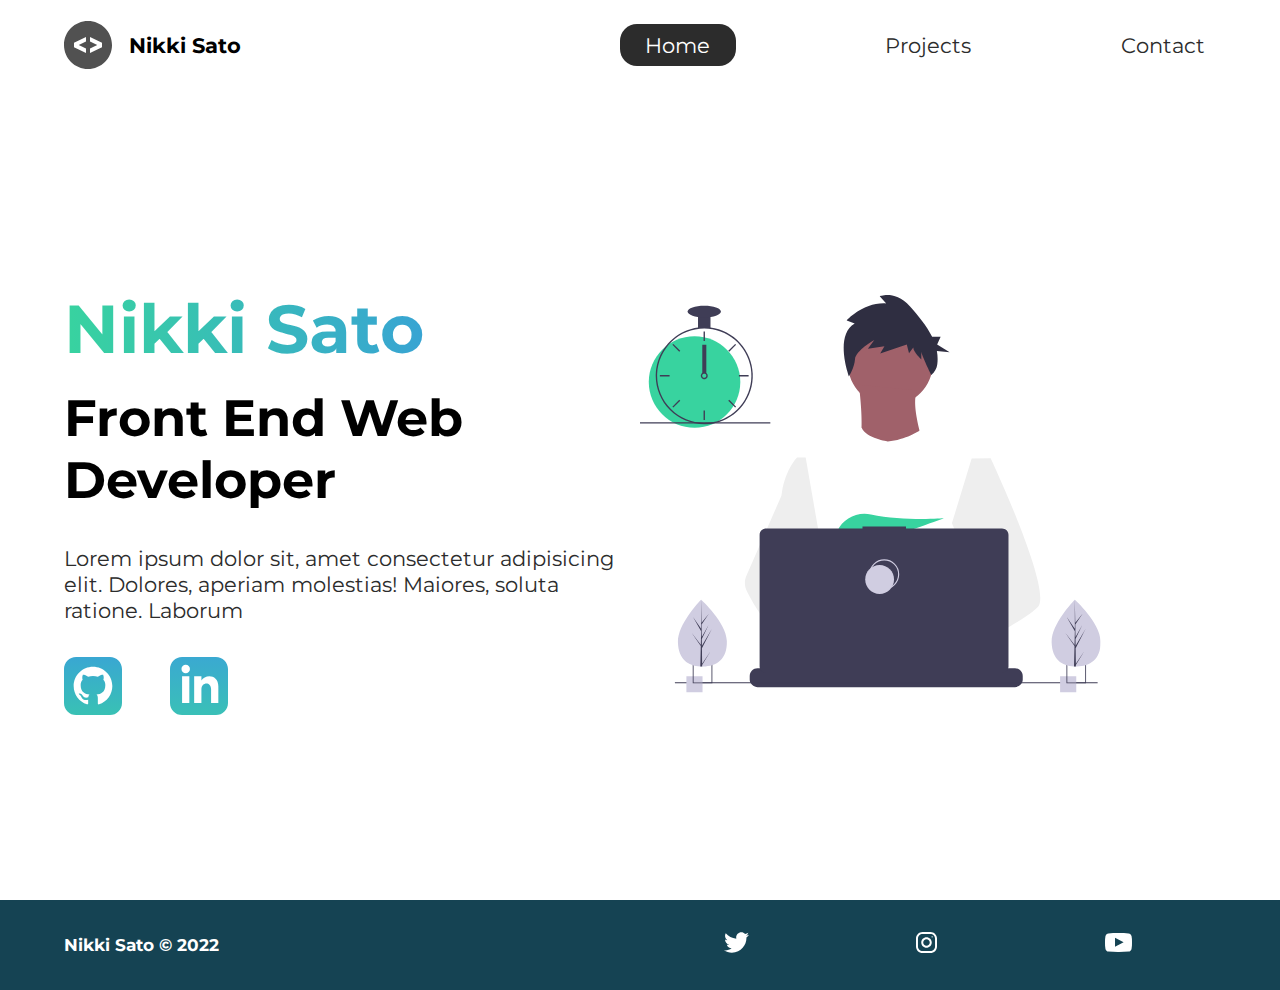
<file: index.html>
<!DOCTYPE html>
<html lang="en">
    <head>
        <meta charset="UTF-8">
        <meta http-equiv="X-UA-Compatible" content="IE=edge">
        <meta name="viewport" content="width=device-width, initial-scale=1.0">
        <meta name="description" content="Front End Web Developer" />
        <meta name="robots" content="index,follow">
        <link rel="stylesheet" href="./styles/style.css" /> 
        <link
        href="https://fonts.googleapis.com/css?family=Montserrat:400,500&display=swap"
        rel="stylesheet"
      />
        <title>Nikki Sato | Web Developer</title>
    </head>
    <body>
        <header class="main-head">
            <nav>
                <div class="logo">
                    <img src="icons/code.svg" alt="logo">
                    <h1>Nikki Sato</h1>
                </div>
                <ul>
                    <li><a href="./index.html" class="active">Home</a></li>
                    <li><a href="./projects/index.html">Projects</a></li>
                    <li><a href="./contact/index.html">Contact</a></li>
                </ul>
            </nav>
        </header>
        <section class="intro">
            <div class="intro-text">
                <h2>Nikki Sato</h2>
                <h3>Front End Web <br />Developer</h3>
                <p>Lorem ipsum dolor sit, amet consectetur adipisicing elit. Dolores, aperiam molestias! Maiores, soluta ratione. Laborum </p>

                <div class="intro-social">
                    <a href="">
                        <img src="/icons/github.svg" alt="Github social link">
                    </a>
                    <a href="">
                        <img src="/icons/linked-in.svg" alt="Linkedin social link">
                    </a>
                </div>
            </div>
        <div class="intro-images">
            <svg
            width="799"
            height="690"
            viewBox="0 0 799 690"
            fill="none"
            xmlns="http://www.w3.org/2000/svg"
          >
            <g id="undraw_dev_productivity_umsq (1) 1" clip-path="url(#clip0)">
              <path
                id="Vector"
                d="M516.92 624.636C516.92 624.636 512.16 626.266 504.42 628.576C487.31 633.706 455.65 642.216 428.82 643.916C405.72 645.396 386.2 641.836 382.63 626.766C381.1 620.286 383.27 614.956 388 610.576C402.12 597.486 439 592.796 468.25 591.186C476.51 590.736 484.15 590.526 490.51 590.446C501.31 590.306 508.39 590.526 508.39 590.526L508.56 591.186L516.92 624.636Z"
                fill="#A0616A"
              />
              <path
                id="Vector_2"
                d="M436.99 672.586C418.61 695.346 342.73 647.666 316.19 629.886C310.41 626.016 306.97 623.566 306.97 623.566L331.25 591.186L338.94 580.936C338.94 580.936 345.82 584.586 355.99 590.526C356.36 590.746 356.73 590.966 357.11 591.186C365.88 596.336 376.89 603.066 388 610.576C403.33 620.946 418.83 632.776 428.82 643.916C438.59 654.806 443.08 665.036 436.99 672.586Z"
                fill="#A0616A"
              />
              <g id="me">
                <path
                  id="Vector_3"
                  d="M434.672 191.952C475.283 191.607 507.926 158.406 507.582 117.795C507.237 77.1832 474.036 44.5403 433.425 44.8847C392.813 45.2291 360.17 78.4303 360.515 119.042C360.859 159.653 394.06 192.296 434.672 191.952Z"
                  fill="#A0616A"
                />
                <path
                  id="Vector_4"
                  d="M379.477 155.65C379.477 155.65 394.216 259.972 373.002 271.875C351.787 283.779 499.929 283.588 499.929 283.588C499.929 283.588 466.124 193.284 480.809 165.449L379.477 155.65Z"
                  fill="#A0616A"
                />
                <path
                  id="Vector_5"
                  d="M608.101 283.199L596.257 339.402L571.214 458.308L570.49 464.815L562.138 540.138L556.582 590.177L552.857 623.79C528.584 636.526 510.988 645.326 510.988 645.326C510.988 645.326 509.404 637.719 506.871 627.99C489.805 633.265 458.218 642.043 431.404 643.97C441.266 654.777 445.842 664.969 439.817 672.57C421.63 695.485 345.349 648.45 318.659 630.896C318.077 635.158 317.879 639.464 318.068 643.762L297.626 628.314L299.331 592.359L302.206 531.522L305.819 455.229C304.448 451.975 303.294 448.634 302.364 445.228C295.956 423.161 288.032 379.057 281.928 342.067C277.016 312.298 273.302 287.138 272.517 281.785C272.411 281.086 272.358 280.726 272.358 280.726L384.363 230.094C392.509 248.556 429.865 253.809 429.865 253.809C460.756 251.417 484.847 234.913 484.847 234.913L608.101 283.199Z"
                  fill="white"
                />
                <path
                  id="Vector_6"
                  d="M372.285 49.3811L358.49 43.9934C358.49 43.9934 386.969 12.1 426.99 14.513L415.635 2.22366C415.635 2.22366 443.04 -9.01799 468.283 19.6674C481.553 34.7467 496.908 52.4737 506.557 72.5077L521.281 72.3829L515.251 85.9663L536.874 99.3152L514.777 97.0719C516.155 104.471 516.421 112.034 515.566 119.511C514.683 126.991 510.928 133.835 505.094 138.598V138.598C505.094 138.598 487.743 103.449 487.696 97.9443L487.813 111.705C487.813 111.705 473.959 99.4371 473.889 91.1807L466.471 100.877L462.593 85.7717L416.475 101.301L423.87 88.8526L395.157 93.2246L406.278 77.9923C406.278 77.9923 373.932 96.1568 372.811 111.304C371.689 126.452 362.299 140.875 362.299 140.875C362.299 140.875 336.213 70.3294 372.285 49.3811Z"
                  fill="#2F2E41"
                />
                <path
                  id="Vector_7"
                  d="M690.215 540.422C682.794 548.605 664.338 560.992 641.951 574.422C633.623 579.413 624.757 584.559 615.71 589.676C594.122 601.889 571.514 614.001 552.857 623.79C528.584 636.526 510.988 645.326 510.988 645.326C510.988 645.326 509.403 637.719 506.871 627.99C503.48 614.968 498.397 598.141 493.184 590.715C493.002 590.456 492.82 590.218 492.638 589.979C491.121 588.022 489.601 586.885 488.112 586.897L562.138 540.138L594.127 519.926L570.489 464.814L540.842 395.683L557.908 339.727L575.062 283.479L608.101 283.199C608.101 283.199 619.243 306.985 633.514 340.166C635.647 345.128 637.851 350.299 640.096 355.64C669.469 425.394 706.176 522.836 690.215 540.422Z"
                  fill="#EEEEEE"
                />
                <path
                  id="Vector_8"
                  d="M358.123 591.2C355.41 591.212 352.702 591.456 350.029 591.928C327.074 596.073 320.47 616.94 318.659 630.896C318.077 635.158 317.879 639.464 318.068 643.761L297.626 628.314L290.178 622.687C272.316 616.628 256.353 605.733 242.483 592.84C230.449 581.456 219.634 568.849 210.213 555.223C200.831 541.793 192.448 527.692 185.134 513.034C183.094 508.943 181.977 504.454 181.864 499.884C181.751 495.314 182.644 490.775 184.48 486.588L209.154 430.327L245.218 348.098C245.471 346.146 245.752 344.237 246.059 342.371C252.995 300.511 272.367 281.786 272.367 281.786L287.286 281.659L297.778 341.932L310.813 416.815L302.364 445.227L282.839 510.845L302.205 531.522L358.123 591.2Z"
                  fill="#EEEEEE"
                />
              </g>
              <path
                id="Vector_9"
                d="M372.877 415.806L385.631 430.686C390.37 429.783 395.319 428.721 400.416 427.529L396.752 415.806L405.71 426.256C459.707 412.975 526.637 387.155 526.637 387.155C526.637 387.155 454.379 392.453 400.428 380.666C376.558 375.451 351.998 387.284 342.202 409.668C336.508 422.679 337.403 433.951 357.596 433.951C364.419 433.835 371.223 433.195 377.949 432.037L372.877 415.806Z"
                fill="#38D39F"
              />
              <path
                id="Vector_10"
                d="M663.65 660.386V666.456C663.654 668.122 663.345 669.774 662.74 671.326C662.472 672.018 662.147 672.687 661.77 673.326C660.578 675.326 658.887 676.983 656.862 678.133C654.838 679.283 652.549 679.887 650.22 679.886H203.67C201.342 679.887 199.053 679.283 197.028 678.133C195.003 676.983 193.312 675.326 192.12 673.326C191.743 672.687 191.419 672.018 191.15 671.326C190.546 669.774 190.237 668.122 190.24 666.456V660.386C190.24 658.622 190.587 656.876 191.262 655.246C191.936 653.616 192.926 652.136 194.173 650.888C195.42 649.641 196.901 648.652 198.53 647.977C200.16 647.302 201.906 646.955 203.67 646.956H229.41V644.126C229.41 644.052 229.425 643.979 229.453 643.911C229.481 643.843 229.522 643.782 229.574 643.73C229.626 643.678 229.688 643.636 229.756 643.608C229.824 643.58 229.897 643.566 229.97 643.566H243.4C243.474 643.566 243.547 643.58 243.615 643.608C243.683 643.636 243.745 643.678 243.797 643.73C243.849 643.782 243.89 643.843 243.918 643.911C243.946 643.979 243.96 644.052 243.96 644.126V646.956H252.35V644.126C252.35 644.052 252.365 643.979 252.393 643.911C252.421 643.843 252.462 643.782 252.514 643.73C252.566 643.678 252.628 643.636 252.696 643.608C252.764 643.58 252.837 643.566 252.91 643.566H266.34C266.414 643.566 266.487 643.58 266.555 643.608C266.623 643.636 266.684 643.678 266.736 643.73C266.789 643.782 266.83 643.843 266.858 643.911C266.886 643.979 266.9 644.052 266.9 644.126V646.956H275.3V644.126C275.3 644.052 275.315 643.979 275.343 643.911C275.371 643.843 275.412 643.782 275.464 643.73C275.516 643.678 275.578 643.636 275.646 643.608C275.714 643.58 275.787 643.566 275.86 643.566H289.29C289.364 643.566 289.437 643.58 289.505 643.608C289.573 643.636 289.634 643.678 289.686 643.73C289.739 643.782 289.78 643.843 289.808 643.911C289.836 643.979 289.85 644.052 289.85 644.126V646.956H298.24V644.126C298.24 644.052 298.255 643.979 298.283 643.911C298.311 643.843 298.352 643.782 298.404 643.73C298.456 643.678 298.518 643.636 298.586 643.608C298.654 643.58 298.727 643.566 298.8 643.566H312.23C312.304 643.566 312.377 643.58 312.445 643.608C312.513 643.636 312.574 643.678 312.626 643.73C312.678 643.782 312.72 643.843 312.748 643.911C312.776 643.979 312.79 644.052 312.79 644.126V646.956H321.18V644.126C321.18 644.052 321.194 643.979 321.223 643.911C321.251 643.843 321.292 643.782 321.344 643.73C321.396 643.678 321.458 643.636 321.526 643.608C321.594 643.58 321.667 643.566 321.74 643.566H335.17C335.244 643.566 335.317 643.58 335.385 643.608C335.453 643.636 335.514 643.678 335.566 643.73C335.618 643.782 335.66 643.843 335.688 643.911C335.716 643.979 335.73 644.052 335.73 644.126V646.956H344.13V644.126C344.13 644.052 344.145 643.979 344.173 643.911C344.201 643.843 344.242 643.782 344.294 643.73C344.346 643.678 344.408 643.636 344.476 643.608C344.544 643.58 344.617 643.566 344.69 643.566H358.12C358.194 643.566 358.267 643.58 358.335 643.608C358.403 643.636 358.464 643.678 358.516 643.73C358.569 643.782 358.61 643.843 358.638 643.911C358.666 643.979 358.68 644.052 358.68 644.126V646.956H367.07V644.126C367.07 644.052 367.085 643.979 367.113 643.911C367.141 643.843 367.182 643.782 367.234 643.73C367.286 643.678 367.348 643.636 367.416 643.608C367.484 643.58 367.557 643.566 367.63 643.566H472.83C472.904 643.566 472.977 643.58 473.045 643.608C473.113 643.636 473.174 643.678 473.227 643.73C473.279 643.782 473.32 643.843 473.348 643.911C473.376 643.979 473.39 644.052 473.39 644.126V646.956H481.79V644.126C481.79 644.052 481.804 643.979 481.833 643.911C481.861 643.843 481.902 643.782 481.954 643.73C482.006 643.678 482.068 643.636 482.136 643.608C482.204 643.58 482.277 643.566 482.35 643.566H495.78C495.928 643.567 496.07 643.627 496.175 643.732C496.279 643.836 496.339 643.978 496.34 644.126V646.956H504.73V644.126C504.73 644.052 504.745 643.979 504.773 643.911C504.801 643.843 504.842 643.782 504.894 643.73C504.946 643.678 505.008 643.636 505.076 643.608C505.144 643.58 505.217 643.566 505.29 643.566H518.72C518.794 643.566 518.867 643.58 518.935 643.608C519.003 643.636 519.065 643.678 519.117 643.73C519.169 643.782 519.21 643.843 519.238 643.911C519.266 643.979 519.28 644.052 519.28 644.126V646.956H527.67V644.126C527.67 644.052 527.685 643.979 527.713 643.911C527.741 643.843 527.782 643.782 527.834 643.73C527.886 643.678 527.948 643.636 528.016 643.608C528.084 643.58 528.157 643.566 528.23 643.566H541.66C541.734 643.566 541.807 643.58 541.875 643.608C541.943 643.636 542.005 643.678 542.057 643.73C542.109 643.782 542.15 643.843 542.178 643.911C542.206 643.979 542.22 644.052 542.22 644.126V646.956H550.62V644.126C550.62 644.052 550.635 643.979 550.663 643.911C550.691 643.843 550.732 643.782 550.784 643.73C550.836 643.678 550.898 643.636 550.966 643.608C551.034 643.58 551.107 643.566 551.18 643.566H564.61C564.757 643.568 564.898 643.628 565.001 643.733C565.104 643.837 565.161 643.979 565.16 644.126V646.956H573.56V644.126C573.56 644.052 573.575 643.979 573.603 643.911C573.631 643.843 573.672 643.782 573.724 643.73C573.776 643.678 573.838 643.636 573.906 643.608C573.974 643.58 574.047 643.566 574.12 643.566H587.55C587.624 643.566 587.697 643.58 587.765 643.608C587.833 643.636 587.895 643.678 587.947 643.73C587.999 643.782 588.04 643.843 588.068 643.911C588.096 643.979 588.11 644.052 588.11 644.126V646.956H596.5V644.126C596.5 644.052 596.515 643.979 596.543 643.911C596.571 643.843 596.612 643.782 596.664 643.73C596.716 643.678 596.778 643.636 596.846 643.608C596.914 643.58 596.987 643.566 597.06 643.566H610.49C610.564 643.566 610.637 643.58 610.705 643.608C610.773 643.636 610.835 643.678 610.887 643.73C610.939 643.782 610.98 643.843 611.008 643.911C611.036 643.979 611.05 644.052 611.05 644.126V646.956H650.22C651.984 646.955 653.731 647.302 655.36 647.977C656.99 648.652 658.471 649.641 659.718 650.888C660.965 652.136 661.954 653.616 662.629 655.246C663.304 656.876 663.651 658.622 663.65 660.386Z"
                fill="#3F3D56"
              />
              <path
                id="Vector_11"
                d="M793.5 671.326H60.5V673.326H793.5V671.326Z"
                fill="#3F3D56"
              />
              <path
                id="Vector_12"
                d="M627.694 404.757H461.251V401.326H385.78V404.757H218.651C215.665 404.757 212.801 405.943 210.69 408.054C208.578 410.166 207.392 413.029 207.392 416.015V643.927C207.392 646.913 208.578 649.776 210.69 651.888C212.801 653.999 215.665 655.185 218.651 655.185H627.694C630.68 655.185 633.544 653.999 635.655 651.888C637.767 649.776 638.953 646.913 638.953 643.927V416.015C638.953 414.537 638.662 413.073 638.096 411.707C637.53 410.341 636.701 409.1 635.655 408.054C634.61 407.009 633.369 406.18 632.003 405.614C630.637 405.048 629.173 404.757 627.694 404.757Z"
                fill="#3F3D56"
              />
              <path
                id="Vector_13"
                d="M423.5 509.326C437.307 509.326 448.5 498.133 448.5 484.326C448.5 470.519 437.307 459.326 423.5 459.326C409.693 459.326 398.5 470.519 398.5 484.326C398.5 498.133 409.693 509.326 423.5 509.326Z"
                stroke="#D0CDE1"
                stroke-width="2"
                stroke-miterlimit="10"
              />
              <path
                id="Vector_14"
                d="M415.5 518.326C429.307 518.326 440.5 507.133 440.5 493.326C440.5 479.519 429.307 468.326 415.5 468.326C401.693 468.326 390.5 479.519 390.5 493.326C390.5 507.133 401.693 518.326 415.5 518.326Z"
                fill="#D0CDE1"
              />
              <path
                id="Vector_15"
                d="M108.446 661.223H80.4463V689.223H108.446V661.223Z"
                fill="#D0CDE1"
              />
              <path
                id="Vector_16"
                d="M91.4502 639.223V673.223H125.45V639.223H91.4502ZM123.97 671.743H92.9202V640.703H123.97V671.743Z"
                fill="#3F3D56"
              />
              <path
                id="Vector_17"
                d="M756.446 661.223H728.446V689.223H756.446V661.223Z"
                fill="#D0CDE1"
              />
              <path
                id="Vector_18"
                d="M739.45 639.223V673.223H773.45V639.223H739.45ZM771.97 671.743H740.92V640.703H771.97V671.743Z"
                fill="#3F3D56"
              />
              <path
                id="Vector_19"
                d="M94.5802 230.113C138.399 230.113 173.921 194.592 173.921 150.773C173.921 106.955 138.399 71.4326 94.5802 71.4326C50.7617 71.4326 15.2397 106.955 15.2397 150.773C15.2397 194.592 50.7617 230.113 94.5802 230.113Z"
                fill="#38D39F"
              />
              <path
                id="Vector_20"
                d="M122.229 56.4899C115.045 55.5763 107.774 55.5763 100.59 56.4899C84.586 58.5913 69.5203 65.2398 57.181 75.6465C44.8417 86.0532 35.7467 99.7813 30.9754 115.202C28.8053 122.229 27.5764 129.514 27.3208 136.864C27.2848 137.886 27.2607 138.92 27.2607 139.954C27.283 162.264 36.1559 183.655 51.932 199.431C67.7082 215.207 89.0989 224.08 111.41 224.103C113.201 224.103 114.992 224.042 116.759 223.934C120.907 223.674 125.03 223.103 129.093 222.227C148.495 218.055 165.798 207.161 177.947 191.468C190.095 175.776 196.308 156.295 195.487 136.467C194.665 116.638 186.863 97.738 173.459 83.1039C160.054 68.4698 141.909 59.0435 122.229 56.4899H122.229ZM137.748 217.347H137.736C130.959 219.659 123.905 221.062 116.759 221.518C114.992 221.638 113.201 221.698 111.41 221.698C89.7377 221.672 68.961 213.051 53.6367 197.727C38.3123 182.402 29.6914 161.626 29.6649 139.954C29.6649 138.92 29.689 137.886 29.725 136.864C30.5514 115.744 39.5156 95.7617 54.7411 81.1008C69.9666 66.44 90.273 58.237 111.41 58.2089C130.776 58.21 149.513 65.0865 164.283 77.6131C179.052 90.1398 188.895 107.503 192.057 126.61C195.219 145.716 191.496 165.325 181.55 181.942C171.604 198.559 156.081 211.106 137.748 217.347H137.748Z"
                fill="#3F3D56"
              />
              <path
                id="Vector_21"
                d="M112.612 63.0176H110.208V79.8474H112.612V63.0176Z"
                fill="#3F3D56"
              />
              <path
                id="Vector_22"
                d="M57.8578 84.7018L56.1577 86.4019L68.0582 98.3023L69.7582 96.6022L57.8578 84.7018Z"
                fill="#3F3D56"
              />
              <path
                id="Vector_23"
                d="M34.4736 138.751V141.156H51.3034V138.751H34.4736Z"
                fill="#3F3D56"
              />
              <path
                id="Vector_24"
                d="M56.1578 193.506L57.8579 195.206L69.7584 183.306L68.0583 181.606L56.1578 193.506Z"
                fill="#3F3D56"
              />
              <path
                id="Vector_25"
                d="M153.062 96.6022L154.762 98.3022L166.662 86.4018L164.962 84.7017L153.062 96.6022Z"
                fill="#3F3D56"
              />
              <path
                id="Vector_26"
                d="M171.516 138.751V141.156H188.346V138.751H171.516Z"
                fill="#3F3D56"
              />
              <path
                id="Vector_27"
                d="M154.762 181.605L153.062 183.305L164.962 195.206L166.662 193.506L154.762 181.605Z"
                fill="#3F3D56"
              />
              <path
                id="Vector_28"
                d="M112.612 200.06H110.208V216.89H112.612V200.06Z"
                fill="#3F3D56"
              />
              <path
                id="Vector_29"
                d="M115.016 135.145C113.976 134.365 112.711 133.943 111.41 133.943C110.11 133.943 108.844 134.365 107.804 135.145C107.091 135.686 106.505 136.375 106.085 137.165C105.552 138.181 105.322 139.329 105.421 140.473C105.52 141.616 105.944 142.707 106.644 143.617C107.343 144.527 108.288 145.218 109.368 145.608C110.447 145.997 111.616 146.07 112.735 145.817C113.855 145.564 114.878 144.996 115.685 144.179C116.492 143.363 117.048 142.333 117.288 141.21C117.528 140.088 117.441 138.92 117.039 137.846C116.636 136.771 115.935 135.834 115.017 135.145H115.016ZM111.41 143.56C110.454 143.557 109.539 143.176 108.863 142.501C108.187 141.825 107.807 140.909 107.804 139.954C107.808 139.224 108.03 138.513 108.441 137.91C108.793 137.4 109.271 136.989 109.828 136.718C110.386 136.446 111.004 136.323 111.623 136.361C112.241 136.398 112.84 136.594 113.361 136.931C113.881 137.267 114.307 137.732 114.595 138.281C114.883 138.83 115.025 139.444 115.007 140.063C114.989 140.683 114.811 141.287 114.491 141.818C114.17 142.349 113.719 142.788 113.179 143.093C112.639 143.398 112.03 143.559 111.41 143.56V143.56Z"
                fill="#3F3D56"
              />
              <path
                id="Vector_30"
                d="M122.229 35.3687H100.591V57.007H122.229V35.3687Z"
                fill="#3F3D56"
              />
              <path
                id="Vector_31"
                d="M111.41 38.9748C127.344 38.9748 140.261 34.4 140.261 28.7567C140.261 23.1134 127.344 18.5386 111.41 18.5386C95.4757 18.5386 82.5586 23.1134 82.5586 28.7567C82.5586 34.4 95.4757 38.9748 111.41 38.9748Z"
                fill="#3F3D56"
              />
              <path id="clock-arrow" d="M115 86H108V135H115V86Z" fill="#3F3D56" />
              <path
                id="Vector_32"
                d="M226 220.44H0V222.844H226V220.44Z"
                fill="#3F3D56"
              />
              <g id="plant-left">
                <path
                  id="Vector_33"
                  d="M150.594 599.754C151.527 631.704 132.858 643.413 109.43 644.097C108.886 644.113 108.344 644.123 107.805 644.126C106.719 644.135 105.643 644.117 104.577 644.072C83.3891 643.193 66.6172 631.945 65.7495 602.232C64.8515 571.482 103.018 531.529 105.882 528.574L105.887 528.571C105.996 528.458 106.052 528.402 106.052 528.402C106.052 528.402 149.661 567.807 150.594 599.754Z"
                  fill="#D0CDE1"
                />
                <path
                  id="Vector_34"
                  d="M107.744 639.255L122.626 617.124L107.774 641.636L107.805 644.126C106.719 644.135 105.643 644.117 104.577 644.072L105.315 612.06L105.295 611.813L105.322 611.766L105.393 608.741L89.0952 585.078L105.374 606.477L105.432 607.116L105.989 582.93L91.9122 558.397L106.029 578.681L105.882 528.574L105.882 528.407L105.887 528.571L106.821 568.062L119.651 552.021L106.863 571.464L107.143 593.098L118.949 571.984L107.187 596.279L107.343 608.308L124.512 578.897L107.395 612.505L107.744 639.255Z"
                  fill="#3F3D56"
                />
              </g>
              <g id="plant-right">
                <path
                  id="Vector_35"
                  d="M798.594 599.754C799.527 631.704 780.858 643.413 757.43 644.097C756.886 644.113 756.344 644.123 755.805 644.126C754.719 644.135 753.643 644.117 752.577 644.072C731.389 643.193 714.617 631.945 713.749 602.232C712.851 571.482 751.018 531.529 753.882 528.574L753.887 528.571C753.996 528.458 754.052 528.402 754.052 528.402C754.052 528.402 797.661 567.807 798.594 599.754Z"
                  fill="#D0CDE1"
                />
                <path
                  id="Vector_36"
                  d="M755.744 639.255L770.626 617.124L755.774 641.636L755.805 644.126C754.719 644.135 753.643 644.117 752.577 644.072L753.315 612.06L753.295 611.813L753.323 611.766L753.393 608.741L737.095 585.078L753.374 606.477L753.432 607.116L753.989 582.93L739.912 558.397L754.029 578.681L753.882 528.574L753.882 528.407L753.887 528.571L754.821 568.062L767.651 552.021L754.864 571.464L755.143 593.098L766.949 571.984L755.187 596.279L755.343 608.308L772.512 578.897L755.395 612.505L755.744 639.255Z"
                  fill="#3F3D56"
                />
              </g>
            </g>
            <defs>
              <clipPath id="clip0">
                <rect width="798.627" height="689.223" fill="white" />
              </clipPath>
            </defs>
          </svg>
          <img class="splash" src="/img/splash.svg" alt="">
        </div>
        </section>
        <footer>
          <h4>Nikki Sato &copy; 2022</h4>
          <ul>
            <li>
              <a href="#"><img src="/icons/twitter 1.svg" alt="twitter-social"/></a>
            </li>
            <li>
              <a href="#"
                ><img src="/icons/instagram 1.svg" alt="instagram-social"
              /></a>
            </li>
            <li>
              <a href="#"
                ><img src="/icons/youtube-symbol 1.svg" alt="youtube-social"
              /></a>
            </li>
          </ul>
        </footer>
    </body>
</html>
</file>
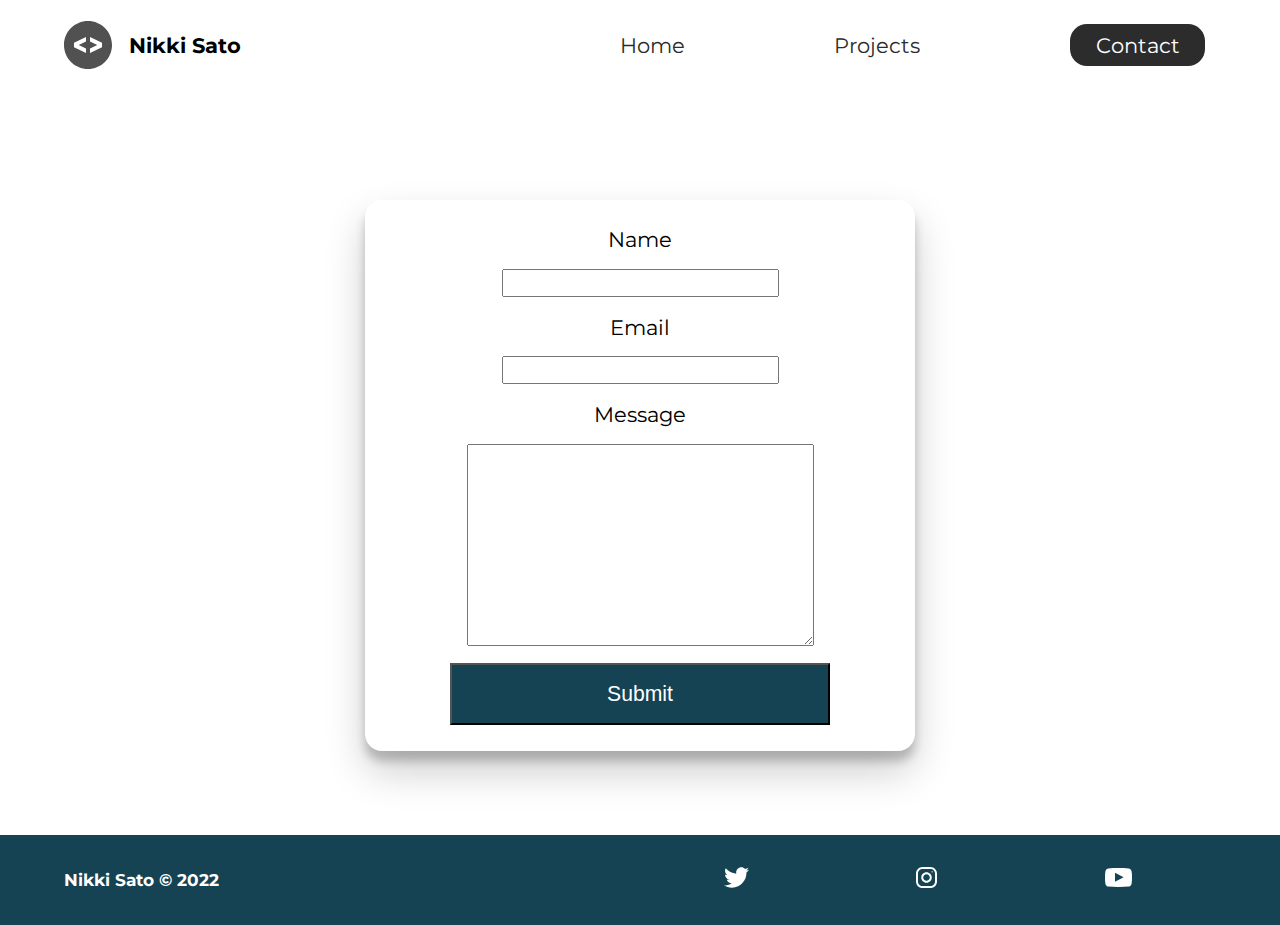
<file: contact/index.html>
<!DOCTYPE html>
<html lang="en">
    <head>
        <meta charset="UTF-8">
        <meta http-equiv="X-UA-Compatible" content="IE=edge">
        <meta name="viewport" content="width=device-width, initial-scale=1.0">
        <meta name="description" content="Front End Web Developer" />
        <meta name="robots" content="index,follow">
        <link rel="stylesheet" href="../styles/style.css" /> 
        <link
        href="https://fonts.googleapis.com/css?family=Montserrat:400,500&display=swap"
        rel="stylesheet"
      />
        <title>Nikki Sato | Web Developer</title>
    </head>
    <body>
        <header class="main-head">
            <nav>
                <div class="logo">
                    <img src="../icons/code.svg" alt="logo">
                    <h1>Nikki Sato</h1>
                </div>
                <ul>
                    <li><a href="../index.html">Home</a></li>
                    <li><a  href="../projects/index.html">Projects</a></li>
                    <li><a class="active" href="./index.html">Contact</a></li>

                </ul>
            </nav>
        </header>
        <section class="form-section">
            <form>
              <label for="name">Name</label>
              <input type="text" name="name" id="name" required />
              <label for="email">Email</label>
              <input type="email" name="email" id="email" required />
              <label for="message">Message</label>
              <textarea name="message" id="message" cols="30" rows="10"></textarea>
              <button type="submit">Submit</button>
            </form>
          </section>
          <footer>
            <h4>Nikki Sato &copy; 2022</h4>
            <ul>
              <li>
                <a href="#"><img src="/icons/twitter 1.svg" alt="twitter-social"/></a>
              </li>
              <li>
                <a href="#"
                  ><img src="/icons/instagram 1.svg" alt="instagram-social"
                /></a>
              </li>
              <li>
                <a href="#"
                  ><img src="/icons/youtube-symbol 1.svg" alt="youtube-social"
                /></a>
              </li>
            </ul>
          </footer>
    </body>
</html>
</file>
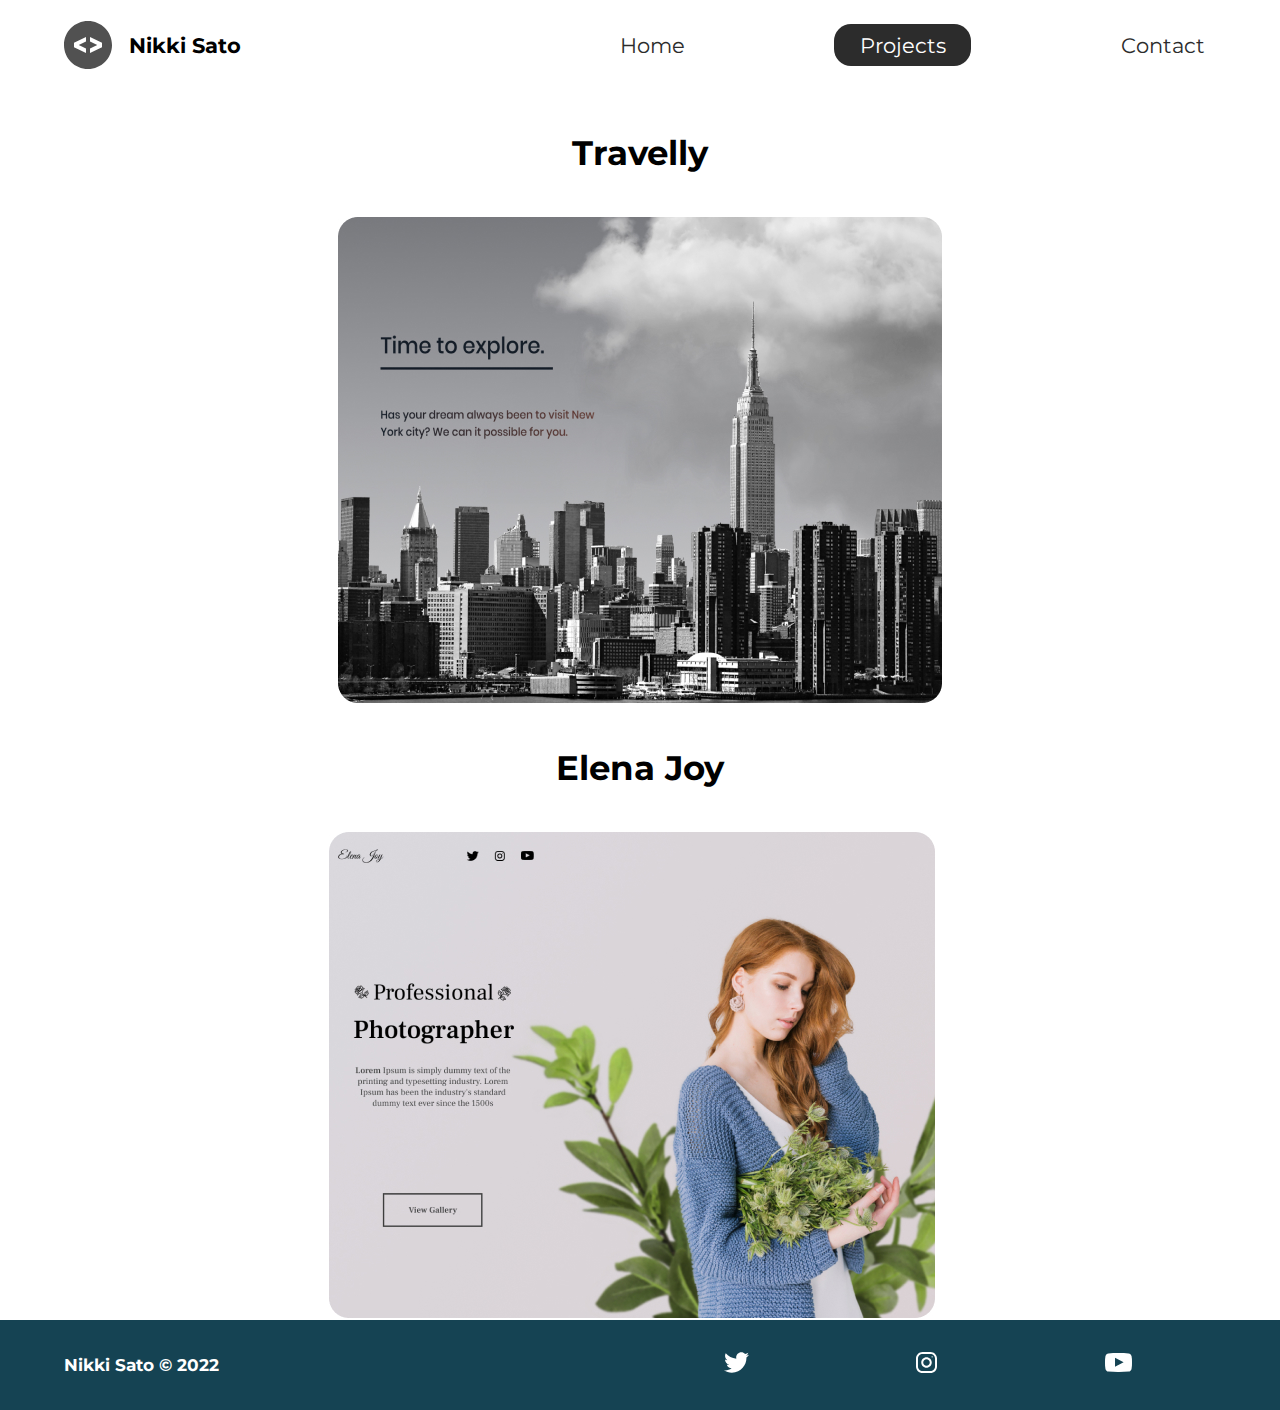
<file: projects/index.html>
<!DOCTYPE html>
<html lang="en">
    <head>
        <meta charset="UTF-8">
        <meta http-equiv="X-UA-Compatible" content="IE=edge">
        <meta name="viewport" content="width=device-width, initial-scale=1.0">
        <meta name="description" content="Front End Web Developer" />
        <meta name="robots" content="index,follow">
        <link rel="stylesheet" href="../styles/style.css" /> 
        <link
        href="https://fonts.googleapis.com/css?family=Montserrat:400,500&display=swap"
        rel="stylesheet"
      />
        <title>Nikki Sato | Web Developer</title>
    </head>
    <body>
        <header class="main-head">
            <nav>
                <div class="logo">
                    <img src="../icons/code.svg" alt="logo">
                    <h1>Nikki Sato</h1>
                </div>
                <ul>
                    <li><a href="../index.html">Home</a></li>
                    <li><a class="active" href="./index.html">Projects</a></li>
                    <li><a href="/">Contact</a></li>

                </ul>
            </nav>
        </header>
        <section class="projects">
            <div class="travelly">
                <h2>Travelly</h2>
                <img src="../img/travelly.jpg" alt="">
            </div>

            <div class="elena">
                <h2>Elena Joy</h2>
                <img src="../img/elena-joy.jpg" alt="">
            </div>
        </section>
        <footer>
            <h4>Nikki Sato &copy; 2022</h4>
            <ul>
              <li>
                <a href="#"><img src="/icons/twitter 1.svg" alt="twitter-social"/></a>
              </li>
              <li>
                <a href="#"
                  ><img src="/icons/instagram 1.svg" alt="instagram-social"
                /></a>
              </li>
              <li>
                <a href="#"
                  ><img src="/icons/youtube-symbol 1.svg" alt="youtube-social"
                /></a>
              </li>
            </ul>
          </footer>
    </body>
</html>
</file>
<file: styles/style.css>
/* Variables */
/* Global Styles */
* {
  margin: 0;
  padding: 0;
  -webkit-box-sizing: border-box;
          box-sizing: border-box;
}

html {
  font-size: 62.5%;
}

body {
  font-family: "Montserrat", sans-serif;
}

h1 {
  font-size: 2.5rem;
}

li,
button,
label,
input,
a,
p {
  font-size: 2.5rem;
}

h2 {
  font-size: 4rem;
}

h3 {
  font-size: 2.5rem;
}

h4,
h5 {
  font-size: 2rem;
}

ul {
  list-style: none;
}

a {
  text-decoration: none;
  color: #2c2c2c;
}

.main-head {
  width: 95%;
  margin: 0 0 0 auto;
}

nav {
  display: -webkit-box;
  display: -ms-flexbox;
  display: flex;
  -webkit-box-pack: justify;
      -ms-flex-pack: justify;
          justify-content: space-between;
  -webkit-box-align: center;
      -ms-flex-align: center;
          align-items: center;
  -webkit-box-orient: horizontal;
  -webkit-box-direction: normal;
      -ms-flex-direction: row;
          flex-direction: row;
  min-height: 10vh;
  width: 60%;
  -ms-flex-wrap: wrap;
      flex-wrap: wrap;
}

nav .logo {
  display: -webkit-box;
  display: -ms-flexbox;
  display: flex;
  -webkit-box-pack: start;
      -ms-flex-pack: start;
          justify-content: flex-start;
  -webkit-box-align: center;
      -ms-flex-align: center;
          align-items: center;
  -webkit-box-orient: horizontal;
  -webkit-box-direction: normal;
      -ms-flex-direction: row;
          flex-direction: row;
  -webkit-box-flex: 1;
      -ms-flex: 1 1 10rem;
          flex: 1 1 10rem;
}

nav .logo h1 {
  margin: 2rem;
}

nav ul {
  display: -webkit-box;
  display: -ms-flexbox;
  display: flex;
  -ms-flex-pack: distribute;
      justify-content: space-around;
  -webkit-box-align: center;
      -ms-flex-align: center;
          align-items: center;
  -webkit-box-orient: horizontal;
  -webkit-box-direction: normal;
      -ms-flex-direction: row;
          flex-direction: row;
  -webkit-box-flex: 1;
      -ms-flex: 1 1 40rem;
          flex: 1 1 40rem;
}

.intro {
  min-height: 90vh;
  width: 90%;
  margin: auto;
  -ms-flex-wrap: wrap;
      flex-wrap: wrap;
  display: -webkit-box;
  display: -ms-flexbox;
  display: flex;
  -webkit-box-pack: justify;
      -ms-flex-pack: justify;
          justify-content: space-between;
  -webkit-box-align: center;
      -ms-flex-align: center;
          align-items: center;
  -webkit-box-orient: horizontal;
  -webkit-box-direction: normal;
      -ms-flex-direction: row;
          flex-direction: row;
}

.intro h2 {
  font-size: 8rem;
  padding-top: 2rem;
  background: -webkit-gradient(linear, left top, right top, from(#38d39f), to(#38a4d3));
  background: linear-gradient(left, #38d39f, #38a4d3);
  -webkit-text-fill-color: transparent;
  background-clip: text;
  -webkit-background-clip: text;
  display: inline-block;
}

.intro h3 {
  font-size: 6rem;
  padding: 2rem 0rem;
}

.intro p {
  padding-top: 2rem;
  color: #2c2c2c;
}

.splash {
  position: absolute;
  top: 0%;
  right: 0%;
  height: 100%;
  z-index: -1;
}

.intro-social {
  margin-top: 4rem;
}

.intro-social a {
  margin-right: 5rem;
}

.active {
  background: #2c2c2c;
  color: white;
  padding: 1rem 3rem;
  border-radius: 2rem;
}

.intro-text,
.intro-images {
  -webkit-box-flex: 1;
      -ms-flex: 1 1 40rem;
          flex: 1 1 40rem;
}

#plant-left {
  -webkit-animation: plant 1.5s ease infinite alternate;
          animation: plant 1.5s ease infinite alternate;
}

#plant-right {
  -webkit-animation: plant 1.5s ease infinite alternate 0.5s;
          animation: plant 1.5s ease infinite alternate 0.5s;
}

#me {
  -webkit-animation: me 1s ease infinite alternate;
          animation: me 1s ease infinite alternate;
  -webkit-transform-origin: bottom;
          transform-origin: bottom;
}

#clock-arrow {
  -webkit-animation: clock 1.5s infinite linear;
          animation: clock 1.5s infinite linear;
  transform-box: fill-box;
  -webkit-transform-origin: bottom;
          transform-origin: bottom;
}

@-webkit-keyframes plant {
  from {
    -webkit-transform: translateY(0%);
            transform: translateY(0%);
  }
  to {
    -webkit-transform: translateY(-30%);
            transform: translateY(-30%);
  }
}

@keyframes plant {
  from {
    -webkit-transform: translateY(0%);
            transform: translateY(0%);
  }
  to {
    -webkit-transform: translateY(-30%);
            transform: translateY(-30%);
  }
}

@-webkit-keyframes me {
  from {
    -webkit-transform: rotateZ(-5deg);
            transform: rotateZ(-5deg);
  }
  to {
    -webkit-transform: rotateZ(5deg);
            transform: rotateZ(5deg);
  }
}

@keyframes me {
  from {
    -webkit-transform: rotateZ(-5deg);
            transform: rotateZ(-5deg);
  }
  to {
    -webkit-transform: rotateZ(5deg);
            transform: rotateZ(5deg);
  }
}

@-webkit-keyframes clock {
  from {
    -webkit-transform: rotateZ(0deg);
            transform: rotateZ(0deg);
  }
  to {
    -webkit-transform: rotateZ(360deg);
            transform: rotateZ(360deg);
  }
}

@keyframes clock {
  from {
    -webkit-transform: rotateZ(0deg);
            transform: rotateZ(0deg);
  }
  to {
    -webkit-transform: rotateZ(360deg);
            transform: rotateZ(360deg);
  }
}

.projects {
  width: 90%;
  margin: auto;
  min-height: 90vh;
  display: -webkit-box;
  display: -ms-flexbox;
  display: flex;
  -webkit-box-pack: justify;
      -ms-flex-pack: justify;
          justify-content: space-between;
  -webkit-box-align: center;
      -ms-flex-align: center;
          align-items: center;
  -webkit-box-orient: horizontal;
  -webkit-box-direction: normal;
      -ms-flex-direction: row;
          flex-direction: row;
  text-align: center;
  -ms-flex-wrap: wrap;
      flex-wrap: wrap;
}

.projects h2 {
  margin: 5rem;
}

.travelly,
.elena {
  -webkit-box-flex: 1;
      -ms-flex: 1 1 40rem;
          flex: 1 1 40rem;
}

.form-section {
  min-height: 80vh;
  display: -webkit-box;
  display: -ms-flexbox;
  display: flex;
  -webkit-box-pack: center;
      -ms-flex-pack: center;
          justify-content: center;
  -webkit-box-align: center;
      -ms-flex-align: center;
          align-items: center;
  -webkit-box-orient: horizontal;
  -webkit-box-direction: normal;
      -ms-flex-direction: row;
          flex-direction: row;
  margin-top: 3rem;
}

.form-section form {
  padding: 3rem 10rem;
  -webkit-box-shadow: 0px 10px 10px rgba(0, 0, 0, 0.2), 0px 20px 40px rgba(0, 0, 0, 0.2);
          box-shadow: 0px 10px 10px rgba(0, 0, 0, 0.2), 0px 20px 40px rgba(0, 0, 0, 0.2);
  display: -webkit-box;
  display: -ms-flexbox;
  display: flex;
  -webkit-box-pack: center;
      -ms-flex-pack: center;
          justify-content: center;
  -webkit-box-align: center;
      -ms-flex-align: center;
          align-items: center;
  -webkit-box-orient: vertical;
  -webkit-box-direction: normal;
      -ms-flex-direction: column;
          flex-direction: column;
  border-radius: 2rem;
}

.form-section form input,
.form-section form textarea {
  margin: 2rem;
}

.form-section form input:focus,
.form-section form textarea:focus {
  outline: 2px solid black;
}

.form-section form textarea {
  font-family: "Montserrat", sans-serif;
  font-size: 2rem;
}

.form-section form button {
  width: 100%;
  padding: 2rem;
  background: #154353;
  color: white;
}

.form-section form button:focus {
  background: #33696b;
}

footer {
  background: #154353;
  color: white;
  min-height: 10vh;
  padding: 0% 5%;
  display: -webkit-box;
  display: -ms-flexbox;
  display: flex;
  -webkit-box-pack: start;
      -ms-flex-pack: start;
          justify-content: flex-start;
  -webkit-box-align: center;
      -ms-flex-align: center;
          align-items: center;
  -webkit-box-orient: horizontal;
  -webkit-box-direction: normal;
      -ms-flex-direction: row;
          flex-direction: row;
}

footer ul {
  -webkit-box-flex: 1;
      -ms-flex: 1 1 40rem;
          flex: 1 1 40rem;
  display: -webkit-box;
  display: -ms-flexbox;
  display: flex;
  -ms-flex-pack: distribute;
      justify-content: space-around;
  -webkit-box-align: center;
      -ms-flex-align: center;
          align-items: center;
  -webkit-box-orient: horizontal;
  -webkit-box-direction: normal;
      -ms-flex-direction: row;
          flex-direction: row;
}

footer h4 {
  -webkit-box-flex: 1;
      -ms-flex: 1 1 40rem;
          flex: 1 1 40rem;
}

@media screen and (max-width: 1332px) {
  html {
    font-size: 53%;
  }
  .splash {
    display: none;
  }
  svg {
    width: 80%;
  }
  nav {
    width: 100%;
  }
}

@media screen and (max-width: 754px) {
  html {
    font-size: 45%;
  }
  svg {
    height: 60%;
  }
  .main-head {
    width: 100%;
  }
  nav .logo {
    margin-top: 2rem;
    display: -webkit-box;
    display: -ms-flexbox;
    display: flex;
    -webkit-box-pack: center;
        -ms-flex-pack: center;
            justify-content: center;
    -webkit-box-align: center;
        -ms-flex-align: center;
            align-items: center;
    -webkit-box-orient: vertical;
    -webkit-box-direction: normal;
        -ms-flex-direction: column;
            flex-direction: column;
    -webkit-box-flex: 1;
        -ms-flex: 1 1 20rem;
            flex: 1 1 20rem;
  }
  nav ul {
    -webkit-box-flex: 1;
        -ms-flex: 1 1 60rem;
            flex: 1 1 60rem;
    margin: 2rem 0rem;
  }
  .intro-text {
    margin-top: 5rem;
    text-align: center;
  }
  .intro-social {
    display: -webkit-box;
    display: -ms-flexbox;
    display: flex;
    -webkit-box-pack: center;
        -ms-flex-pack: center;
            justify-content: center;
    -webkit-box-align: center;
        -ms-flex-align: center;
            align-items: center;
    -webkit-box-orient: horizontal;
    -webkit-box-direction: normal;
        -ms-flex-direction: row;
            flex-direction: row;
  }
  .intro-social a {
    margin: 2rem;
  }
  .elena,
  .travelly {
    -webkit-box-flex: 1;
        -ms-flex: 1 1 50rem;
            flex: 1 1 50rem;
  }
  .elena img,
  .travelly img {
    width: 100%;
    height: 100%;
  }
}
/*# sourceMappingURL=style.css.map */
</file>
